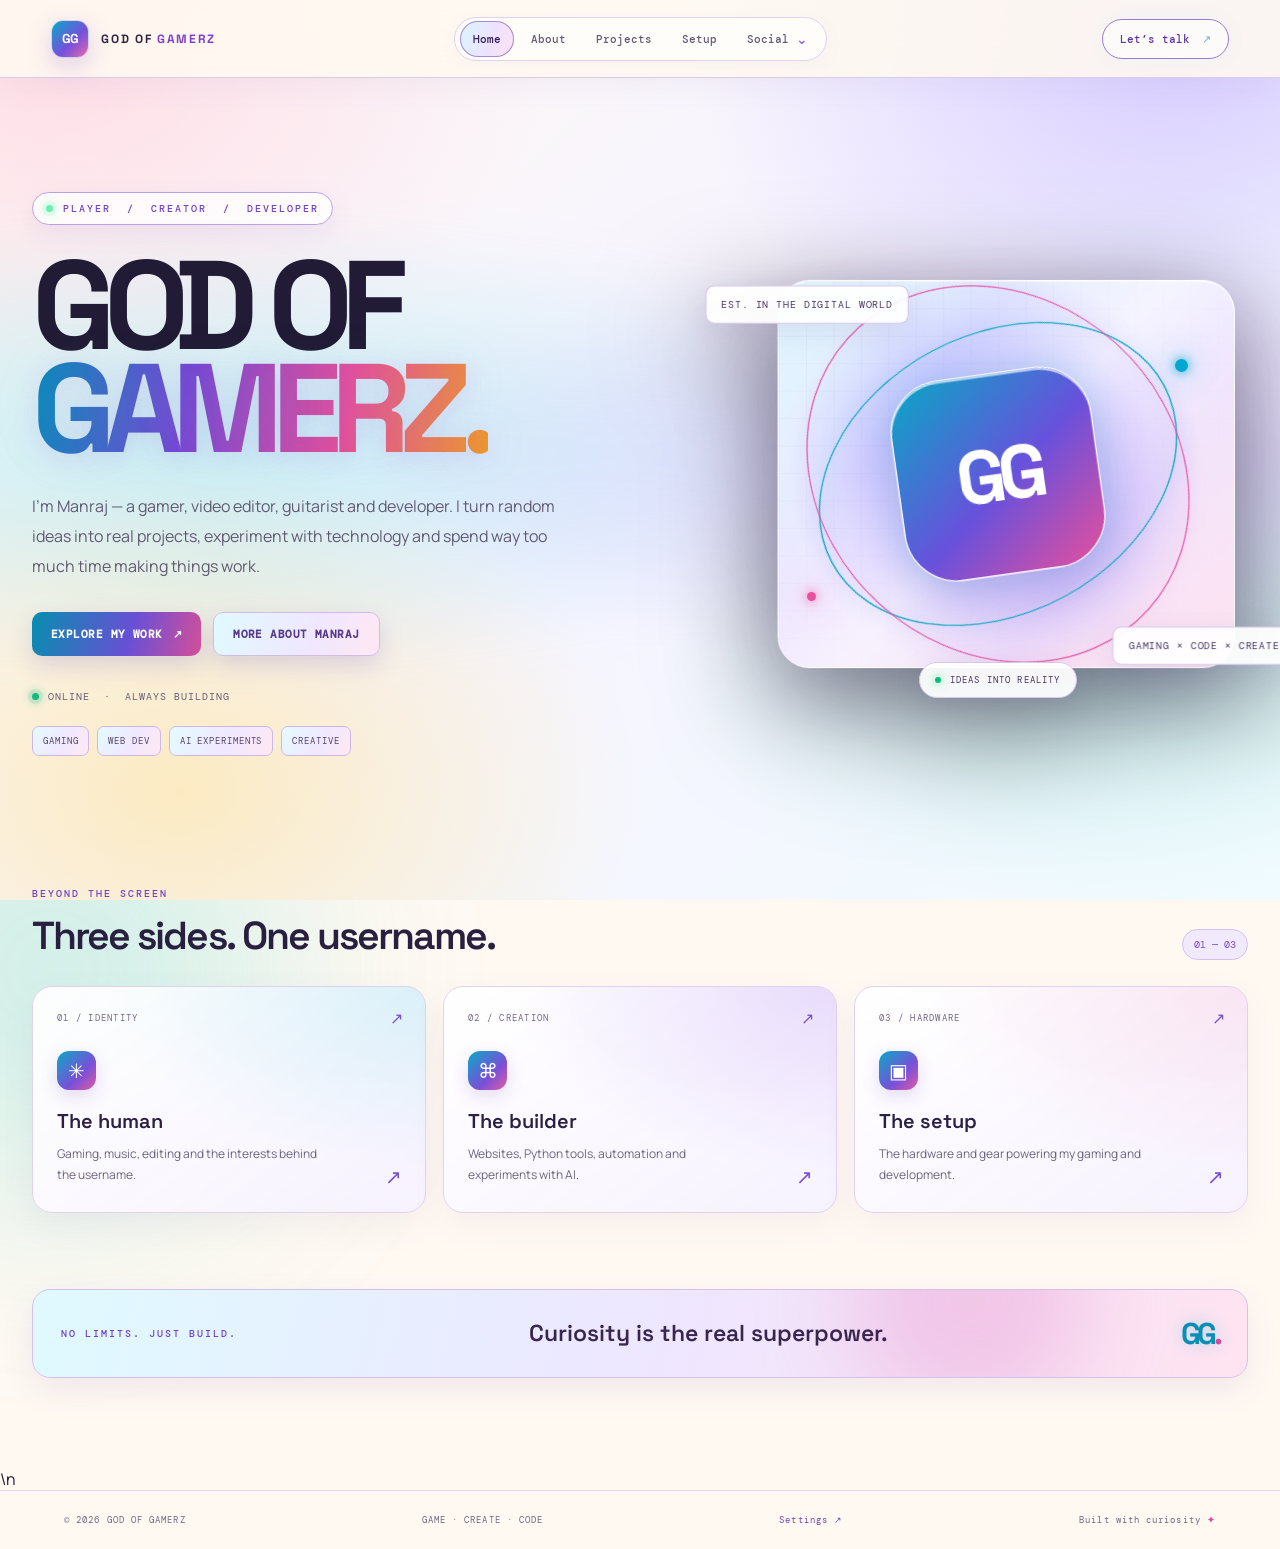
<file: domain/manraj.xo.je/index.html>
<!doctype html>
<html lang="en">
<head>
  <meta charset="utf-8">
  <meta name="viewport" content="width=device-width,initial-scale=1">
  <meta name="theme-color" content="#090b10">
  <meta name="description" content="GOD OF GAMERZ — gamer, creator and full-stack web & app developer.">
  <title>GOD OF GAMERZ — manraj.xo.je</title>
  <link rel="preconnect" href="https://fonts.googleapis.com">
  <link rel="preconnect" href="https://fonts.gstatic.com" crossorigin>
  <link href="https://fonts.googleapis.com/css2?family=DM+Sans:wght@400;500;600;700;800&family=Space+Grotesk:wght@500;600;700&display=swap" rel="stylesheet">
  <link rel="stylesheet" href="./css/style.css">
  <script defer src="./js/app.js"></script>
</head>
<body>
  <div class="ambient ambient-one"></div><div class="ambient ambient-two"></div>
  <header class="topbar">
    <a class="brand" href="#" data-page="home" aria-label="GOD OF GAMERZ home"><span class="brand-mark">GG</span><span>GOD OF <b>GAMERZ</b></span></a>
    <button class="menu-toggle" id="menuToggle" aria-label="Open navigation" aria-expanded="false" aria-controls="nav"><span></span><span></span></button>
    <nav class="nav" id="nav" aria-label="Main navigation">
      <a href="#home" data-page="home" class="active">Home</a>
      <a href="#description" data-page="description">About</a>
      <a href="#projects" data-page="projects">Projects</a>
      <a href="#setup" data-page="setup">Setup</a>
      <div class="nav-more" id="navMore">
        <button class="nav-more-trigger" type="button" aria-expanded="false" aria-controls="navSocial">Social <span>⌄</span></button>
        <div class="nav-social" id="navSocial">
          <a href="https://discord.com/users/1082560969659646012" target="_blank" rel="noopener noreferrer">Discord <span>↗</span></a>
          <a href="https://steamcommunity.com/profiles/76561199799932645/" target="_blank" rel="noopener noreferrer">Steam <span>↗</span></a>
          <a href="https://guns.lol/god_of_gamerz" target="_blank" rel="noopener noreferrer">guns.lol <span>↗</span></a>
          <a href="https://wa.me/919915958690" target="_blank" rel="noopener noreferrer">WhatsApp <span>↗</span></a>
        </div>
      </div>
    </nav>
    <a class="top-cta" href="#contact" data-page="contact">Let’s talk <span>↗</span></a>
  </header>
  <main id="app" class="page-shell" aria-live="polite">
    <section class="loading"><span class="loader"></span><p>Loading the experience…</p></section>
  </main>
  <nav class="mobile-dock" aria-label="Quick navigation"><a href="#home" data-page="home"><span>⌂</span><small>Home</small></a><a href="#description" data-page="description"><span>◎</span><small>Manraj</small></a><a href="#projects" data-page="projects"><span>⌘</span><small>Projects</small></a><button type="button" id="dockMenu" aria-label="Open full navigation"><span>☰</span><small>More</small></button></nav>\n  <footer class="footer"><span>© <span id="year"></span> GOD OF GAMERZ</span><span>GAME · CREATE · CODE</span><a href="#settings" data-page="settings">Settings ↗</a><span>Built with curiosity <b>✦</b></span></footer>
</body>
</html>
</file>
<file: domain/manraj.xo.je/css/style.css>
@import url('https://fonts.googleapis.com/css2?family=DM+Mono:wght@400;500&family=Manrope:wght@400;500;600;700;800&family=Space+Grotesk:wght@400;500;600;700&display=swap');
:root{color-scheme:dark;--bg:#08090d;--surface:#101218;--surface2:#151923;--line:#252a35;--text:#f4f5f7;--muted:#9298a6;--accent:#78a9cc;--violet:#596b9b;--radius:22px}
*{box-sizing:border-box}html{scroll-behavior:smooth}body{margin:0;min-height:100vh;background:radial-gradient(ellipse at 78% 8%,#24203b55,transparent 34%),radial-gradient(ellipse at 8% 52%,#18243422,transparent 35%),var(--bg);color:var(--text);font-family:Manrope, sans-serif;overflow-x:hidden}body:before{content:"";position:fixed;inset:0;pointer-events:none;z-index:-1;opacity:.14;background-image:linear-gradient(#ffffff08 1px,transparent 1px),linear-gradient(90deg,#ffffff08 1px,transparent 1px);background-size:54px 54px;mask-image:linear-gradient(to bottom,black,transparent 85%)}a{color:inherit;text-decoration:none}.ambient{position:fixed;width:460px;height:460px;border-radius:50%;filter:blur(130px);opacity:.13;pointer-events:none;z-index:-1}.ambient-one{background:var(--violet);top:-280px;right:4%}.ambient-two{background:var(--accent);bottom:-300px;left:-180px}
.topbar{height:78px;display:flex;align-items:center;justify-content:space-between;padding:0 clamp(18px,5vw,76px);border-bottom:1px solid #ffffff12;background:#090a0fdd;backdrop-filter:blur(22px);position:sticky;top:0;z-index:20}.brand{display:flex;align-items:center;gap:12px;font:700 12px 'Space Grotesk';letter-spacing:.14em}.brand b{color:var(--accent)}.brand-mark{display:grid;place-items:center;width:38px;height:38px;background:#172331;color:#dcecff;border-color:#78a9cc66;border-radius:12px;font:700 13px 'Space Grotesk';letter-spacing:-.06em;box-shadow:0 0 28px #78a9cc22}.nav{display:flex;gap:clamp(12px,1.8vw,26px);align-items:center}.nav a,.top-cta{font:500 11px 'DM Mono',monospace;color:#969baa;transition:.2s}.nav a:hover,.nav a.active{color:var(--accent)}.nav a.active:after{content:"";display:block;height:2px;background:var(--accent);margin-top:8px;border-radius:2px;box-shadow:0 0 10px #78a9cc66}.top-cta{border:1px solid #78a9cc55;padding:11px 16px;border-radius:999px;color:var(--accent)}.top-cta:hover{background:#172331;color:#dcecff;border-color:#78a9cc66}.menu-toggle{display:none;background:none;border:0;color:white;font-size:22px}.page-shell{width:min(1160px,calc(100% - 44px));margin:0 auto;min-height:calc(100vh - 150px);padding:58px 0 90px}
.eyebrow{font:500 10px 'DM Mono',monospace;letter-spacing:.2em;text-transform:uppercase;color:var(--accent)}.hero{display:grid;grid-template-columns:1.12fr .88fr;gap:clamp(28px,6vw,84px);align-items:center;padding:56px 0 100px;min-height:570px}.hero-copy{position:relative}.hero h1{font:700 clamp(58px,9vw,112px)/.86 'Space Grotesk';letter-spacing:-.09em;margin:25px 0 26px}.hero h1 span{color:var(--accent);text-shadow:0 0 48px #78a9cc22}.lead{max-width:570px;color:#a8adba;font-size:15px;line-height:1.9}.actions{display:flex;gap:12px;flex-wrap:wrap;margin-top:30px}.button{display:inline-flex;align-items:center;justify-content:center;gap:10px;padding:14px 19px;border-radius:10px;background:#172331;border:1px solid #78a9cc66;color:#dcecff;font:800 11px 'DM Mono',monospace;letter-spacing:.04em;transition:.2s}.button:hover{transform:translateY(-3px);box-shadow:0 10px 30px #78a9cc18}.button.secondary{background:#ffffff08;border:1px solid #ffffff20;color:var(--text)}.button.secondary:hover{border-color:var(--accent);color:var(--accent);box-shadow:none}.hero-visual{min-height:410px;position:relative;display:grid;place-items:center}.visual-frame{position:absolute;inset:12px 0 12px 20px;border:1px solid #ffffff1c;border-radius:28px;background:linear-gradient(145deg,#191d29dd,#0b0d13ee);overflow:hidden;box-shadow:0 30px 100px #0009}.visual-frame:before{content:"";position:absolute;width:340px;height:340px;border-radius:50%;background:radial-gradient(circle,#a18aff55,transparent 68%);top:4%;left:14%}.visual-frame:after{content:"";position:absolute;inset:0;background:linear-gradient(130deg,transparent 30%,#ffffff08 50%,transparent 70%)}.visual-grid{position:absolute;inset:0;background:linear-gradient(#ffffff0a 1px,transparent 1px),linear-gradient(90deg,#ffffff0a 1px,transparent 1px);background-size:34px 34px;mask-image:linear-gradient(135deg,black,transparent 85%)}.orbit{position:absolute;width:250px;height:250px;border:1px solid #78a9cc44;border-radius:50%;transform:rotate(-28deg) scaleX(1.35)}.orbit.two{width:300px;height:300px;border-color:#9b7bff66;transform:rotate(42deg) scaleX(1.15)}.visual-core{position:relative;z-index:2;width:170px;height:170px;border-radius:42px;display:grid;place-items:center;background:linear-gradient(145deg,#263b54,#172332);border:1px solid #78a9cc66;color:#dcecff;font:700 62px 'Space Grotesk';letter-spacing:-.1em;transform:rotate(-8deg);box-shadow:0 22px 90px #78a9cc22, inset 0 1px 0 #ffffff88}.visual-tag{position:absolute;z-index:3;font:10px 'DM Mono';letter-spacing:.12em;color:#d5d8e2;background:#11151ddd;border:1px solid #ffffff20;padding:10px 13px;border-radius:8px}.tag-top{top:28px;left:0}.tag-bottom{bottom:28px;right:-8px}.status-line{display:flex;align-items:center;gap:9px;color:#a8adba;font:10px 'DM Mono';letter-spacing:.1em;margin-top:34px}.status-dot{width:7px;height:7px;border-radius:50%;background:var(--accent);box-shadow:0 0 12px var(--accent)}
.section-head{display:flex;justify-content:space-between;align-items:end;margin:0 0 24px}.section-head h2{font:600 clamp(24px,4vw,34px) 'Space Grotesk';letter-spacing:-.05em;margin:9px 0 0}.section-index{font:10px 'DM Mono';color:#626978}.grid{display:grid;grid-template-columns:repeat(3,1fr);gap:14px}.card{position:relative;background:linear-gradient(145deg,#151923,#0e1016);border:1px solid var(--line);border-radius:17px;padding:24px;min-height:174px;transition:.25s;overflow:hidden}.card:after{content:"↗";position:absolute;right:22px;top:20px;color:#656d7c;font-size:16px;transition:.2s}.card:hover{transform:translateY(-5px);border-color:#78a9cc66;background:linear-gradient(145deg,#171e29,#10131a);box-shadow:0 18px 45px #0005}.card:hover:after{color:var(--accent);transform:translate(3px,-3px)}.card .icon{font-size:20px;color:var(--accent)}.card h3{font:600 17px 'Space Grotesk';margin:22px 0 8px}.card p{font-size:12px;line-height:1.75;color:var(--muted);margin:0}
.page-title{font:700 clamp(42px,7vw,76px)/.98 'Space Grotesk';letter-spacing:-.075em;margin:16px 0 22px}.content{max-width:790px;color:#aeb4c0;line-height:1.95;font-size:14px}.detail-list{display:grid;grid-template-columns:repeat(2,1fr);gap:12px;margin-top:30px}.detail{padding:20px;background:var(--surface);border:1px solid var(--line);border-radius:13px}.detail small{display:block;color:var(--accent);font:10px 'DM Mono';text-transform:uppercase;letter-spacing:.14em;margin-bottom:9px}.detail strong{font:600 13px 'Space Grotesk'}.chips{display:flex;flex-wrap:wrap;gap:8px;margin-top:22px}.chip{font:10px 'DM Mono';padding:8px 11px;border:1px solid #ffffff20;border-radius:7px;color:#c5cad3;background:#ffffff05}.profile-card{position:relative;z-index:2;width:100%;min-height:350px;display:flex;flex-direction:column;justify-content:space-between;padding:28px;border:1px solid #ffffff22;border-radius:18px;background:linear-gradient(145deg,#191e2b,#101219);box-shadow:0 28px 80px #0008}.avatar{width:58px;height:58px;border-radius:17px;display:grid;place-items:center;background:#172331;border:1px solid #78a9cc66;color:#dcecff;font:700 20px 'Space Grotesk'}.profile-card h2{font:700 25px 'Space Grotesk';margin:20px 0 6px;letter-spacing:-.04em}.muted{color:var(--muted)}.profile-card .muted{font-size:12px}.profile-card .chips{margin-top:18px}.loading{display:grid;place-items:center;min-height:50vh;color:var(--muted)}.loader{width:27px;height:27px;border:2px solid var(--line);border-top-color:var(--accent);border-radius:50%;animation:spin .8s linear infinite}@keyframes spin{to{transform:rotate(360deg)}}.footer{border-top:1px solid #ffffff13;padding:23px clamp(20px,5vw,76px);display:flex;justify-content:space-between;gap:12px;color:#747b89;font:9px 'DM Mono';letter-spacing:.12em}.footer b{color:var(--accent)}
@media(max-width:900px){.nav{display:none;position:absolute;top:78px;left:0;right:0;background:#0d1018f5;padding:22px;flex-direction:column;align-items:flex-start;border-bottom:1px solid var(--line)}.nav.open{display:flex}.menu-toggle{display:block;margin-left:auto;margin-right:14px}.top-cta{display:none}.hero{grid-template-columns:1fr;gap:28px;padding:32px 0 70px}.hero-visual{min-height:350px}.visual-frame{inset:10px 12px}.grid{grid-template-columns:repeat(2,1fr)}}
@media(max-width:560px){.page-shell{width:calc(100% - 34px);padding-top:35px}.hero{min-height:0}.hero h1{font-size:clamp(58px,16vw,88px)}.hero-visual{min-height:300px}.visual-core{width:135px;height:135px;font-size:50px}.orbit{width:200px;height:200px}.orbit.two{width:245px;height:245px}.grid,.detail-list{grid-template-columns:1fr}.card{min-height:150px}.footer{flex-direction:column;align-items:flex-start}.brand{font-size:10px}}
@media(prefers-reduced-motion:reduce){*,*:before,*:after{scroll-behavior:auto!important;animation:none!important;transition:none!important}}


/* Social embeds + refined page system */
.social-page{max-width:980px;margin:0 auto}.social-page>.content{margin:0 0 30px}.embed-heading{display:flex;align-items:end;justify-content:space-between;gap:20px;margin:38px 0 15px}.embed-heading h2{font:600 23px 'Space Grotesk';letter-spacing:-.04em;margin:8px 0 0}.text-link{font:500 11px 'DM Mono';color:var(--accent);white-space:nowrap}.text-link:hover{text-decoration:underline}.embed-frame{position:relative;width:100%;min-height:340px;border:1px solid var(--line);border-radius:18px;overflow:hidden;background:linear-gradient(145deg,#171c27,#0c0e14);box-shadow:0 24px 70px #0006}.embed-frame iframe{display:block;width:100%;height:100%;min-height:340px;border:0;background:transparent}.steam-frame{min-height:220px;display:grid;place-items:center;padding:22px}.steam-frame iframe{width:min(100%,646px);height:190px;min-height:190px;border-radius:10px}.discord-frame iframe{min-height:420px}.guns-frame{height:min(76vh,760px);min-height:520px}.guns-frame iframe{min-height:520px}.embed-note{color:var(--muted);font-size:11px;line-height:1.7;margin:13px 2px 0}.embed-overlay{position:absolute;inset:auto 14px 14px;display:flex;align-items:center;justify-content:space-between;gap:12px;padding:13px 15px;border:1px solid #ffffff20;border-radius:12px;background:#0b0d13ed;backdrop-filter:blur(14px);font-size:11px;color:#b9c0cc}.embed-overlay .button{white-space:nowrap;padding:11px 13px;font-size:9px}.social-page .actions{margin-top:24px}
.content{font-size:14px}.section-head{margin-top:42px}.detail-list+.section-head{margin-top:48px}.detail,.card{backdrop-filter:blur(8px)}.detail{transition:border-color .2s,transform .2s}.detail:hover{border-color:#8bd8e855;transform:translateY(-2px)}.page-shell{animation:pageEnter .35s ease both}@keyframes pageEnter{from{opacity:0;transform:translateY(8px)}to{opacity:1;transform:translateY(0)}}::selection{background:var(--accent);color:#081014}
@media(max-width:650px){.embed-heading{align-items:flex-start;flex-direction:column;margin-top:30px}.embed-frame{border-radius:13px}.steam-frame{padding:12px;min-height:210px}.steam-frame iframe{height:190px}.discord-frame,.discord-frame iframe{min-height:400px}.guns-frame,.guns-frame iframe{height:65vh;min-height:430px}.embed-overlay{align-items:flex-start;flex-direction:column}.embed-overlay .button{width:100%}}
@media(prefers-reduced-motion:reduce){.page-shell{animation:none}}


/* Navigation refresh: compact desktop bar + usable mobile drawer */
.topbar{height:76px;padding-inline:clamp(18px,4vw,64px);gap:24px}
.brand{flex:0 0 auto;white-space:nowrap}
.nav{height:44px;display:flex;align-items:center;gap:4px;padding:5px;border:1px solid #ffffff12;border-radius:999px;background:#ffffff05}
.nav>a,.nav-more-trigger{display:flex;align-items:center;gap:7px;padding:10px 13px;border-radius:999px;color:#a6adbb;font:500 11px 'DM Mono',monospace;white-space:nowrap;transition:background .2s,color .2s}
.nav>a:after{display:none!important}
.nav>a:hover,.nav-more-trigger:hover{background:#ffffff0b;color:#fff}
.nav>a.active{background:#172331;color:#e4f1ff;box-shadow:inset 0 0 0 1px #78a9cc40}
.nav-more{position:relative}
.nav-more-trigger{border:0;background:transparent;cursor:pointer}
.nav-more-trigger span{color:#78a9cc;font-size:14px;transition:transform .2s}
.nav-more.open .nav-more-trigger span{transform:rotate(180deg)}
.nav-social{display:none;position:absolute;top:calc(100% + 12px);left:0;min-width:165px;padding:7px;border:1px solid #ffffff18;border-radius:14px;background:#10141dee;backdrop-filter:blur(22px);box-shadow:0 18px 55px #0009}
.nav-more.open .nav-social{display:grid}
.nav-social a{display:flex;justify-content:space-between;align-items:center;padding:11px 12px;border-radius:9px;color:#b6bdca;font:500 11px 'DM Mono',monospace}
.nav-social a:hover,.nav-social a.active{background:#1a2634;color:#e2efff}
.nav-social a span{color:#78a9cc}
.top-cta{display:flex;align-items:center;gap:12px;padding:12px 17px;border-color:#78a9cc55;color:#e0edfb;white-space:nowrap}
.top-cta span{color:#78a9cc}
.menu-toggle{width:42px;height:42px;border:1px solid #ffffff20;border-radius:12px;background:#ffffff08;color:#f4f5f7;font-size:18px;cursor:pointer}
@media(max-width:980px){
 .topbar{gap:12px}
 .nav{gap:2px}
 .nav>a,.nav-more-trigger{padding:9px 10px;font-size:10px}
 .top-cta{padding:10px 13px}
}
@media(max-width:760px){
 .topbar{height:70px;padding-inline:17px}
 .menu-toggle{display:grid;place-items:center;margin:0 0 0 auto}
 .top-cta{display:none}
 .nav{display:none;position:absolute;top:80px;left:14px;right:14px;height:auto;padding:12px;align-items:stretch;gap:5px;flex-direction:column;border:1px solid #ffffff1c;border-radius:18px;background:#0c1018f5;box-shadow:0 24px 70px #000b;backdrop-filter:blur(24px)}
 .nav.open{display:flex}
 .nav>a,.nav-more-trigger{width:100%;justify-content:flex-start;padding:14px 15px;border-radius:11px;font-size:12px}
 .nav>a.active{background:#172331}
 .nav-more{width:100%}
 .nav-more-trigger span{margin-left:auto}
 .nav-social{position:static;min-width:0;margin:3px 0 5px 10px;padding:4px 4px 4px 9px;border:0;border-left:1px solid #78a9cc55;border-radius:0;background:transparent;box-shadow:none;backdrop-filter:none}
 .nav-social a{padding:11px 12px}
}


/* FINAL RESPONSIVE NAVIGATION SYSTEM */
:root{--accent:#83bce4;--dock-height:68px}
.topbar{display:grid;grid-template-columns:minmax(190px,1fr) auto minmax(130px,1fr);align-items:center;gap:clamp(12px,2vw,28px);height:78px;padding-inline:clamp(24px,4vw,72px)}
.brand{justify-self:start}
.nav{justify-self:center;display:flex;align-items:center;justify-content:center;gap:4px;min-width:0}
.top-cta{justify-self:end}
.menu-toggle{display:none}
.nav>a,.nav-more-trigger{font-size:11px;padding:11px 13px}
.nav-more-trigger span{display:inline-block}
.nav-social{z-index:50}
.nav-social a[aria-current="page"]{background:#1a2634;color:#e2efff}
.mobile-dock{display:none}
button:focus-visible,a:focus-visible{outline:2px solid var(--accent);outline-offset:4px}
#app{min-width:0}
.footer a{color:#aab5c4}
.footer a:hover{color:var(--accent)}
@media(min-width:761px) and (max-width:1120px){
 .topbar{grid-template-columns:auto 1fr auto;padding-inline:20px;gap:12px}
 .brand{font-size:10px;gap:8px}
 .brand-mark{width:34px;height:34px}
 .nav{gap:1px;padding:4px}
 .nav>a,.nav-more-trigger{font-size:9px;padding:9px 8px}
 .top-cta{font-size:10px;padding:10px 12px}
}
@media(max-width:760px){
 :root{--dock-height:70px}
 body{padding-bottom:calc(var(--dock-height) + env(safe-area-inset-bottom))}
 .topbar{height:66px;display:flex;justify-content:space-between;padding-inline:17px;gap:12px}
 .brand{font-size:10px;letter-spacing:.12em}
 .brand-mark{width:35px;height:35px}
 .menu-toggle{display:flex;width:42px;height:42px;flex-direction:column;align-items:center;justify-content:center;gap:5px;margin:0;border:1px solid #ffffff20;border-radius:13px;background:#ffffff08}
 .menu-toggle span{display:block;width:16px;height:1.5px;background:#e7edf5;border-radius:2px;transition:transform .2s}
 .menu-toggle[aria-expanded="true"] span:first-child{transform:translateY(3.25px) rotate(45deg)}
 .menu-toggle[aria-expanded="true"] span:last-child{transform:translateY(-3.25px) rotate(-45deg)}
 .top-cta{display:none}
 .nav{display:none;position:fixed;z-index:40;top:auto;bottom:calc(var(--dock-height) + env(safe-area-inset-bottom) + 12px);left:12px;right:12px;width:auto;max-height:min(68dvh,520px);overflow-y:auto;overscroll-behavior:contain;padding:12px;align-items:stretch;gap:5px;flex-direction:column;justify-content:flex-start;border:1px solid #ffffff1c;border-radius:20px;background:#0c1018f7;box-shadow:0 24px 70px #000b;backdrop-filter:blur(24px)}
 .nav.open{display:flex;animation:navSheetIn .2s ease both}
 .nav>a,.nav-more-trigger{width:100%;justify-content:flex-start;padding:14px 15px;border-radius:12px;font-size:12px}
 .nav>a.active{background:#172331;color:#e4f1ff}
 .nav-more{width:100%}
 .nav-more-trigger span{margin-left:auto}
 .nav-social{position:static;min-width:0;margin:3px 0 5px 10px;padding:4px 4px 4px 9px;border:0;border-left:1px solid #78a9cc55;border-radius:0;background:transparent;box-shadow:none;backdrop-filter:none}
 .nav-social a{padding:12px}
 .mobile-dock{position:fixed;z-index:35;left:12px;right:12px;bottom:calc(10px + env(safe-area-inset-bottom));height:var(--dock-height);display:grid;grid-template-columns:repeat(4,1fr);align-items:center;padding:5px;border:1px solid #ffffff1c;border-radius:20px;background:#0e121bee;backdrop-filter:blur(24px);box-shadow:0 12px 45px #0009}
 .mobile-dock a,.mobile-dock button{height:100%;display:flex;flex-direction:column;align-items:center;justify-content:center;gap:4px;border:0;border-radius:14px;background:transparent;color:#929baa;font:inherit}
 .mobile-dock a>span,.mobile-dock button>span{font-size:20px;line-height:1.1}
 .mobile-dock small{font:9px 'DM Mono',monospace;letter-spacing:.02em}
 .mobile-dock a.active{background:#172331;color:#e2efff;box-shadow:inset 0 0 0 1px #83bce433}
 .mobile-dock button{cursor:pointer}
 .page-shell{width:calc(100% - 34px);min-height:calc(100dvh - 150px);padding:32px 0 42px}
 .footer{padding-bottom:18px}
}
@media(max-width:760px) and (orientation:landscape){
 body{padding-bottom:0}
 .topbar{height:58px}
 .mobile-dock{display:none}
 .nav{bottom:12px;max-height:calc(100dvh - 86px)}
 .page-shell{padding-top:24px}
 .hero{grid-template-columns:1fr  .8fr;gap:20px;padding:22px 0 45px;min-height:0}
 .hero h1{font-size:clamp(42px,8vw,68px)}
 .hero-visual{min-height:240px}
 .visual-core{width:110px;height:110px;font-size:42px}
 .orbit{width:160px;height:160px}
 .orbit.two{width:190px;height:190px}
}
@media(min-width:761px) and (orientation:landscape){
 .page-shell{width:min(1240px,calc(100% - 64px))}
}
@keyframes navSheetIn{from{opacity:0;transform:translateY(8px)}to{opacity:1;transform:translateY(0)}}
@media(prefers-reduced-motion:reduce){.nav.open{animation:none}}

.nav-more.active>.nav-more-trigger{color:#e2efff;background:#172331;box-shadow:inset 0 0 0 1px #83bce433}
@media(max-width:760px){.nav-more.active>.nav-more-trigger{background:#172331}}


/* IGLOO-INSPIRED SCROLL DEPTH / 3D MOTION */
html.motion-ready .motion-reveal{opacity:0;transform:translate3d(0,34px,0) rotateX(5deg);transform-origin:50% 0;transition:opacity .8s cubic-bezier(.2,.7,.2,1),transform .9s cubic-bezier(.2,.7,.2,1);will-change:transform,opacity}
html.motion-ready .motion-reveal.is-visible{opacity:1;transform:translate3d(0,0,0) rotateX(0)}
.motion-depth{--scroll-y:0px;--tilt-x:0deg;--tilt-y:0deg;transform:perspective(1200px) translate3d(0,var(--scroll-y),0) rotateX(var(--tilt-x)) rotateY(var(--tilt-y));transform-style:preserve-3d;will-change:transform}
.hero-visual.motion-depth{transform:perspective(1000px) translate3d(0,var(--scroll-y),0)}
.hero-visual .visual-frame{transform:translateZ(-35px) scale(.98)}
.hero-visual .orbit{transform:translateZ(35px) rotate(-28deg) scaleX(1.35)}
.hero-visual .orbit.two{transform:translateZ(65px) rotate(42deg) scaleX(1.15)}
.hero-visual .visual-core{transform:translateZ(90px) rotate(-8deg)}
.hero-visual .visual-tag{transform:translateZ(115px)}
.motion-card{transform:perspective(900px) translate3d(0,var(--scroll-y),0) rotateX(var(--tilt-x)) rotateY(var(--tilt-y));transform-style:preserve-3d;transition:border-color .25s,box-shadow .25s,background .25s}
.motion-card>*{transform:translateZ(18px)}
.motion-card:hover{transform:perspective(900px) translate3d(0,calc(var(--scroll-y) - 5px),0) rotateX(var(--tilt-x)) rotateY(var(--tilt-y))}
@media(max-width:760px){.motion-depth{transform:translate3d(0,var(--scroll-y),0)}.motion-card{transform:translate3d(0,var(--scroll-y),0)}.motion-card>*{transform:none}}
@media(prefers-reduced-motion:reduce){html.motion-ready .motion-reveal{opacity:1;transform:none;transition:none}.motion-depth,.motion-card,.motion-card>*{transform:none!important;will-change:auto}}


/* VIBRANT NEON VISUAL REFRESH */
:root{--accent:#65e6ff;--violet:#a78bfa;--pink:#ff65c3;--electric:#7c8cff}
body{
 background:
  radial-gradient(ellipse at 82% 9%,#8b5cf633,transparent 32%),
  radial-gradient(ellipse at 8% 48%,#06b6d422,transparent 34%),
  radial-gradient(ellipse at 55% 100%,#ec489922,transparent 34%),#070910;
}
.ambient-one{background:#a855f7;opacity:.2}
.ambient-two{background:#06b6d4;opacity:.18}
.brand-mark{background:linear-gradient(135deg,#123c50,#38245c 65%,#542044);border:1px solid #65e6ff88;box-shadow:0 0 28px #65e6ff35,0 0 50px #a78bfa20}
.brand b,.eyebrow{color:#65e6ff}
.hero h1 span{
 background:linear-gradient(100deg,#65e6ff 0%,#a78bfa 48%,#ff65c3 100%);
 -webkit-background-clip:text;background-clip:text;color:transparent;
 filter:drop-shadow(0 0 22px #a78bfa33)
}
.visual-frame{border-color:#65e6ff35;background:linear-gradient(145deg,#171c35ee,#10101dee)}
.visual-frame:before{background:radial-gradient(circle,#a855f766,transparent 68%)}
.visual-core{background:linear-gradient(135deg,#07516a,#4c3280 58%,#742c62);border-color:#65e6ff99;box-shadow:0 22px 90px #65e6ff30,inset 0 1px 0 #ffffff99}
.orbit{border-color:#65e6ff88}.orbit.two{border-color:#ff65c388}
.visual-tag{border-color:#65e6ff55;background:#101322ee;box-shadow:0 0 22px #65e6ff14}
.status-dot{background:#65f0b0;box-shadow:0 0 14px #65f0b0}
.button{background:linear-gradient(110deg,#07516a,#493276 70%,#672c60);border-color:#65e6ff88;color:#f4fbff;box-shadow:0 8px 28px #65e6ff13}
.button:hover{box-shadow:0 12px 34px #a78bfa30;border-color:#ff65c3}
.button.secondary{background:linear-gradient(120deg,#ffffff0c,#a78bfa12);border-color:#a78bfa55}
.card{background:linear-gradient(145deg,#151b2b,#10111c);border-color:#8b91ff30}
.card:hover{border-color:#65e6ff99;box-shadow:0 18px 45px #65e6ff12,0 0 0 1px #a78bfa18}
.card .icon,.detail small,.text-link{color:#65e6ff}
.detail{background:linear-gradient(135deg,#141a2a,#11111b);border-color:#a78bfa35}
.nav>a.active,.nav-social a:hover,.nav-social a.active,.mobile-dock a.active{background:linear-gradient(110deg,#123448,#30234d);box-shadow:inset 0 0 0 1px #65e6ff55}
.top-cta{border-color:#65e6ff77;color:#dffaff;box-shadow:0 0 20px #65e6ff12}
.top-cta:hover{background:linear-gradient(110deg,#123448,#30234d);border-color:#ff65c3}
.section-index{color:#a78bfa}
::selection{background:#a78bfa;color:#080910}
@media(hover:hover){
 .visual-core{animation:neonFloat 6s ease-in-out infinite}
 .orbit{animation:orbitPulse 9s ease-in-out infinite alternate}
 .orbit.two{animation:orbitPulse 11s ease-in-out infinite alternate-reverse}
}
@keyframes neonFloat{0%,100%{translate:0 0}50%{translate:0 -9px}}
@keyframes orbitPulse{from{opacity:.48;filter:drop-shadow(0 0 3px #65e6ff)}to{opacity:1;filter:drop-shadow(0 0 12px #a78bfa)}}
@media(prefers-reduced-motion:reduce){.visual-core,.orbit,.orbit.two{animation:none}}


/* HOME PAGE — VIBRANT CREATOR PORTFOLIO */
.hero{position:relative;isolation:isolate}
.hero:before{content:"";position:absolute;z-index:-1;inset:4% -5% 10% -8%;pointer-events:none;background:radial-gradient(ellipse at 20% 45%,#0ea5e933,transparent 48%),radial-gradient(ellipse at 82% 48%,#a855f722,transparent 45%);filter:blur(20px)}
.hero-copy{z-index:2}
.hero-copy .eyebrow{display:inline-flex;align-items:center;gap:10px;padding:9px 13px;border:1px solid #65e6ff38;border-radius:999px;background:#0c1822bb;box-shadow:0 0 30px #65e6ff0c}
.live-pulse,.caption-dot{width:7px;height:7px;display:inline-block;border-radius:50%;background:#69f0ae;box-shadow:0 0 0 4px #69f0ae20,0 0 14px #69f0ae}
.hero h1{font-size:clamp(66px,10vw,126px);line-height:.82;margin:29px 0 30px;text-wrap:balance}
.lead{font-size:clamp(14px,1.25vw,16px);max-width:540px;color:#c0c8d7}
.hero-tags{display:flex;flex-wrap:wrap;gap:8px;margin-top:23px}
.hero-tags span{font:9px 'DM Mono',monospace;letter-spacing:.1em;color:#c9d8ec;padding:8px 10px;border:1px solid #a78bfa42;border-radius:7px;background:linear-gradient(120deg,#65e6ff0d,#a78bfa14)}
.hero-visual{perspective:1000px;filter:drop-shadow(0 28px 55px #0008)}
.visual-frame{inset:0 0 0 18px;border-radius:34px;background:linear-gradient(145deg,#12253aee 0%,#1c1534ed 55%,#1b1025ee 100%);box-shadow:inset 0 1px 0 #ffffff25,0 30px 90px #0008}
.visual-frame:before{width:440px;height:440px;top:-4%;left:2%;background:radial-gradient(circle,#0ea5e966 0%,#8b5cf633 36%,transparent 69%)}
.visual-grid{opacity:.55;background-size:29px 29px}
.visual-core{width:184px;height:184px;border-radius:48px;font-size:68px;transform:rotate(-9deg) translateZ(90px);background:linear-gradient(140deg,#0e7490,#5b36a5 58%,#be3d8b);border:1px solid #b9f4ff;box-shadow:0 0 35px #65e6ff55,0 30px 85px #a855f744,inset 0 2px 0 #ffffff88}
.orbit{width:270px;height:270px;border-width:1.5px;border-color:#65e6ffbb;filter:drop-shadow(0 0 9px #65e6ff77)}
.orbit.two{width:330px;height:330px;border-color:#ff65c3aa;filter:drop-shadow(0 0 9px #ff65c355)}
.visual-tag{font-size:9px;background:#090d19e8;border-color:#65e6ff66;box-shadow:0 8px 28px #0007,0 0 18px #65e6ff13}
.tag-top{left:-8px;top:38px}.tag-bottom{right:-13px;bottom:36px}
.visual-orb{position:absolute;z-index:4;width:13px;height:13px;border-radius:50%;background:#65e6ff;box-shadow:0 0 12px #65e6ff,0 0 35px #65e6ff;pointer-events:none}
.orb-a{top:22%;right:12%}.orb-b{bottom:19%;left:12%;width:9px;height:9px;background:#ff65c3;box-shadow:0 0 12px #ff65c3,0 0 30px #ff65c3}
.visual-caption{position:absolute;z-index:4;left:50%;bottom:-19px;transform:translateX(-50%);display:flex;align-items:center;gap:9px;white-space:nowrap;padding:11px 15px;border:1px solid #ffffff20;border-radius:999px;background:#101321ee;box-shadow:0 10px 35px #0008;font:9px 'DM Mono';letter-spacing:.13em;color:#d9e5f7}
.visual-caption .caption-dot{width:6px;height:6px}
.section-head{margin-top:24px;margin-bottom:26px}
.section-head h2{font-size:clamp(27px,4vw,39px)}
.section-index{padding:8px 11px;border:1px solid #a78bfa40;border-radius:999px;background:#a78bfa0b;color:#c9b9ff}
.grid{gap:17px}
.card{min-height:220px;padding:25px 24px 27px;border-radius:20px;background:linear-gradient(145deg,#151c2b,#10111c);isolation:isolate}
.card:before{content:"";position:absolute;z-index:-1;inset:0;opacity:.7;transition:opacity .3s}
.card-human:before{background:radial-gradient(ellipse at 100% 0%,#06b6d42e,transparent 58%)}
.card-builder:before{background:radial-gradient(ellipse at 100% 0%,#a855f735,transparent 58%)}
.card-setup:before{background:radial-gradient(ellipse at 100% 0%,#ec48992b,transparent 58%)}
.card:hover:before{opacity:1}
.card-number{display:block;margin-bottom:27px;font:9px 'DM Mono';letter-spacing:.14em;color:#aab4c8}
.card .icon{display:grid;place-items:center;width:39px;height:39px;margin-bottom:18px;border:1px solid #65e6ff55;border-radius:12px;background:#65e6ff12;color:#8cecff}
.card h3{font-size:20px;margin:0 0 9px}
.card p{max-width:270px;font-size:12px}
.card-arrow{position:absolute;right:23px;bottom:22px;font-size:20px;color:#65e6ff;transition:transform .25s}
.card:hover .card-arrow{transform:translate(4px,-4px)}
.home-signoff{position:relative;display:flex;align-items:center;justify-content:space-between;gap:18px;margin-top:76px;padding:24px 28px;border:1px solid #a78bfa38;border-radius:18px;overflow:hidden;background:linear-gradient(105deg,#0d2634,#17142d 58%,#28152c)}
.home-signoff:after{content:"";position:absolute;right:13%;top:-110px;width:240px;height:240px;border-radius:50%;background:#a855f733;filter:blur(45px);pointer-events:none}
.home-signoff p{position:relative;z-index:1;margin:0;font:600 clamp(16px,2.5vw,23px) 'Space Grotesk';color:#f0edff}
.signoff-mark{position:relative;z-index:1;font:700 30px 'Space Grotesk';letter-spacing:-.12em;color:#65e6ff;text-shadow:0 0 20px #65e6ff55}
.signoff-mark span{color:#ff65c3}
@media(max-width:760px){
 .hero{padding-top:24px;padding-bottom:70px;gap:35px}
 .hero h1{font-size:clamp(62px,17vw,94px)}
 .hero-visual{min-height:310px;margin:0 4px}
 .visual-frame{inset:0 8px}
 .visual-core{width:145px;height:145px;font-size:54px;border-radius:38px}
 .orbit{width:210px;height:210px}.orbit.two{width:255px;height:255px}
 .tag-top{left:-2px}.tag-bottom{right:-3px}
 .grid{gap:12px}.card{min-height:190px}
 .home-signoff{margin-top:52px;padding:20px;flex-wrap:wrap}
}
@media(prefers-reduced-motion:reduce){.visual-orb{display:none}}


/* SYSTEM THEME: FOLLOW DEVICE PREFERENCE */
@media (prefers-color-scheme: light) {
/* FULL LIGHT MODE — VIBRANT MULTICOLOUR EDITION */
:root{
 color-scheme:light;
 --bg:#fff9f2;
 --surface:#ffffff;
 --surface2:#f4f0ff;
 --line:#e7ddf5;
 --text:#211b35;
 --muted:#6d6680;
 --accent:#087fba;
 --violet:#7448d8;
}
html,body{background-color:#fff9f2;color:#211b35}
body{
 background:
  radial-gradient(ellipse at 5% 8%,#ffb7d566,transparent 28%),
  radial-gradient(ellipse at 92% 7%,#b9a5ff77,transparent 29%),
  radial-gradient(ellipse at 85% 72%,#9ce9df66,transparent 28%),
  radial-gradient(ellipse at 14% 88%,#ffe28c88,transparent 30%),
  linear-gradient(135deg,#fffaf2 0%,#f7f4ff 48%,#f0fbff 100%);
 background-attachment:fixed;
}
body:before{
 opacity:.24;
 background-image:linear-gradient(#7157a014 1px,transparent 1px),linear-gradient(90deg,#7157a014 1px,transparent 1px);
}
.ambient{opacity:.28;filter:blur(110px)}
.ambient-one{background:#d78aff}
.ambient-two{background:#5bd9d1}
.topbar{
 background:#fffaf0d9;border-bottom:1px solid #d9cbed;
 box-shadow:0 8px 35px #6f4c9b10;
}
.brand{color:#302343}
.brand b{color:#7c3fd0}
.brand-mark{
 color:#fff;background:linear-gradient(135deg,#09a8c8,#7650dc 58%,#ed69a9);
 border:1px solid #ffffffb0;box-shadow:0 8px 24px #9060d044;
}
.nav{background:#ffffffa8;border-color:#ded2ee;box-shadow:0 5px 20px #7b55a00c}
.nav>a,.nav-more-trigger{color:#665b78}
.nav>a:hover,.nav-more-trigger:hover{background:#f1eaff;color:#4c2e8e}
.nav>a.active,.nav-more.active>.nav-more-trigger{
 background:linear-gradient(110deg,#d8f7ff,#eee2ff 58%,#ffe1ef);
 color:#34205c;box-shadow:inset 0 0 0 1px #a78bda;
}
.nav-more-trigger span,.nav-social a span{color:#8050cf}
.nav-social{
 background:#fffdfd;border-color:#dfd2ef;box-shadow:0 18px 55px #5c3c7b22;
}
.nav-social a{color:#5c506f}
.nav-social a:hover,.nav-social a.active{background:linear-gradient(100deg,#dcf8ff,#f1e5ff);color:#34205c}
.top-cta{color:#5d36a6;border-color:#9b79d8;background:#ffffff9c}
.top-cta:hover{color:#fff;background:linear-gradient(100deg,#079fc2,#7650d6,#d64f9e)}
.menu-toggle{color:#34234f;background:#fff;border-color:#d9cbed}
.menu-toggle span{background:#48335f}
.page-shell{color:#211b35}
.eyebrow{color:#7140c6}
.hero:before{
 background:radial-gradient(ellipse at 20% 45%,#63dbe955,transparent 48%),radial-gradient(ellipse at 82% 48%,#c28bff55,transparent 45%);
}
.hero-copy .eyebrow{background:#ffffffc9;border-color:#b9a0e7;box-shadow:0 8px 25px #8e6ac51c;color:#7140c6}
.hero h1{color:#211b35}
.hero h1 span{
 background:linear-gradient(100deg,#008eb9 0%,#7545d4 34%,#e64c9b 68%,#ef9b27 100%);
 -webkit-background-clip:text;background-clip:text;color:transparent;
 filter:drop-shadow(0 5px 12px #bd82e833);
}
.lead,.content{color:#625a73}
.status-line{color:#665d78}
.status-dot{background:#12b981;box-shadow:0 0 0 4px #12b98120,0 0 12px #12b981}
.hero-tags span{
 color:#56446f;border-color:#cbb7e9;
 background:linear-gradient(120deg,#e4fbff,#f0e8ff 55%,#ffe8f2);
}
.visual-frame{
 border-color:#ffffff;background:linear-gradient(145deg,#dff8ff 0%,#eee5ff 52%,#ffe3f1 100%);
 box-shadow:0 28px 80px #8061b52b,inset 0 1px 0 #ffffff;
}
.visual-frame:before{background:radial-gradient(circle,#ff8fcf88 0%,#8d7aff55 38%,transparent 70%)}
.visual-frame:after{background:linear-gradient(130deg,transparent 30%,#ffffff80 50%,transparent 70%)}
.visual-grid{background-image:linear-gradient(#684e9b16 1px,transparent 1px),linear-gradient(90deg,#684e9b16 1px,transparent 1px)}
.visual-core{
 color:#fff;background:linear-gradient(140deg,#08a8c5,#6851dc 54%,#e84f9b);
 border:1px solid #ffffff;box-shadow:0 15px 45px #7958ce55,0 0 35px #60dce655,inset 0 2px 0 #ffffffa8;
}
.orbit{border-color:#05a8c5;filter:drop-shadow(0 0 7px #00a8c655)}
.orbit.two{border-color:#e653a5;filter:drop-shadow(0 0 8px #e653a555)}
.visual-tag,.visual-caption{
 color:#45345f;background:#ffffffed;border-color:#d7c7ee;
 box-shadow:0 8px 28px #634b8a20;
}
.visual-caption{color:#48345f}
.visual-caption .caption-dot{background:#10b981}
.visual-orb{box-shadow:0 0 12px currentColor,0 0 35px currentColor}
.orb-a{background:#00a8cf;color:#00a8cf}
.orb-b{background:#ed4f9f;color:#ed4f9f}
.section-head h2{color:#29203f}
.section-index{color:#7548c6;background:#f1eaff;border-color:#d3c0f1}
.card{
 color:#29203f;background:linear-gradient(145deg,#ffffffed,#f7f2ff);
 border-color:#dfd2ef;box-shadow:0 12px 34px #71549b12;
}
.card:after{color:#7953c6}
.card-number{color:#756889}
.card .icon{color:#fff;background:linear-gradient(135deg,#0aaac5,#7850d8 60%,#df5ca4);border:0;box-shadow:0 6px 17px #8055c333}
.card h3{color:#2b2043}
.card p{color:#6d647e}
.card-arrow{color:#7950d2}
.card-human:before{background:radial-gradient(ellipse at 100% 0%,#3ccbdc40,transparent 58%)}
.card-builder:before{background:radial-gradient(ellipse at 100% 0%,#a879f050,transparent 58%)}
.card-setup:before{background:radial-gradient(ellipse at 100% 0%,#f28ab940,transparent 58%)}
.card:hover{background:#fff;border-color:#a78ad9;box-shadow:0 18px 45px #7953b52a}
.button{
 color:#fff;background:linear-gradient(105deg,#078eaf,#6850d4 58%,#d64f99);
 border:0;box-shadow:0 9px 24px #7852c533;
}
.button:hover{box-shadow:0 13px 32px #7852c544;filter:saturate(1.15)}
.button.secondary{color:#583a8a;background:linear-gradient(110deg,#e0faff,#f0e7ff 60%,#ffe7f2);border:1px solid #d1bce9}
.button.secondary:hover{color:#4a277e;border-color:#a681d8;background:#fff}
.detail{
 color:#2d2444;background:linear-gradient(135deg,#ffffff,#f4efff);
 border-color:#e0d3f1;box-shadow:0 8px 25px #76569c0c;
}
.detail small{color:#7747c8}
.detail strong{color:#302443}
.detail:hover{border-color:#a78bda}
.chip{color:#594a72;background:linear-gradient(100deg,#e7faff,#f2eaff);border-color:#d6c6ed}
.profile-card{color:#2d2444;background:linear-gradient(140deg,#e1faff,#eee7ff 55%,#ffe5f1);border-color:#d9c6ef;box-shadow:0 24px 60px #7050a52a}
.profile-card h2{color:#2d2444}
.avatar{color:#fff;background:linear-gradient(135deg,#0aaac5,#7548d3,#e75b9f);border:0}
.muted,.profile-card .muted{color:#706680}
.embed-frame{background:linear-gradient(145deg,#fff,#f2edff);border-color:#dfd2ef;box-shadow:0 20px 55px #6c4b9220}
.embed-overlay{color:#514367;background:#ffffffed;border-color:#ddcdec}
.embed-note{color:#716681}
.text-link{color:#7042c2}
.loading{color:#6e6282}
.loader{border-color:#e5d9f2;border-top-color:#8050d1}
.footer{
 color:#716681;background:#fffaf2d9;border-top:1px solid #e2d6ef;
}
.footer a{color:#6e43b8}
.footer b{color:#e34e9b}
.home-signoff{
 border-color:#d5c0ed;
 background:linear-gradient(105deg,#dffaff,#eee6ff 52%,#ffe3f0);
 box-shadow:0 12px 32px #7753a51a;
}
.home-signoff p{color:#38264f}
.home-signoff:after{background:#e88acb55}
.signoff-mark{color:#078fb5;text-shadow:0 0 18px #08b4d755}
.signoff-mark span{color:#d94796}
::selection{background:#d9b8ff;color:#2d174e}
@media(max-width:760px){
 .nav{background:#fffdf8f5;border-color:#ddcdec;box-shadow:0 24px 70px #70509b30}
 .nav>a,.nav-more-trigger{color:#5c506f}
 .nav>a.active{background:linear-gradient(100deg,#d8f7ff,#eee2ff 58%,#ffe1ef)}
 .nav-social{border-left-color:#b69cdb}
 .mobile-dock{
  background:#fffdf4ed;border-color:#ded0ed;
  box-shadow:0 12px 45px #70509b26;
 }
 .mobile-dock a,.mobile-dock button{color:#716681}
 .mobile-dock a.active{color:#51338b;background:linear-gradient(110deg,#d9f7ff,#eee3ff 60%,#ffe3f0);box-shadow:inset 0 0 0 1px #c1a5e6}
 .menu-toggle span{background:#4c3767}
}
@media(prefers-reduced-motion:reduce){
 .visual-core,.orbit,.orbit.two{animation:none}
}
}
</file>
